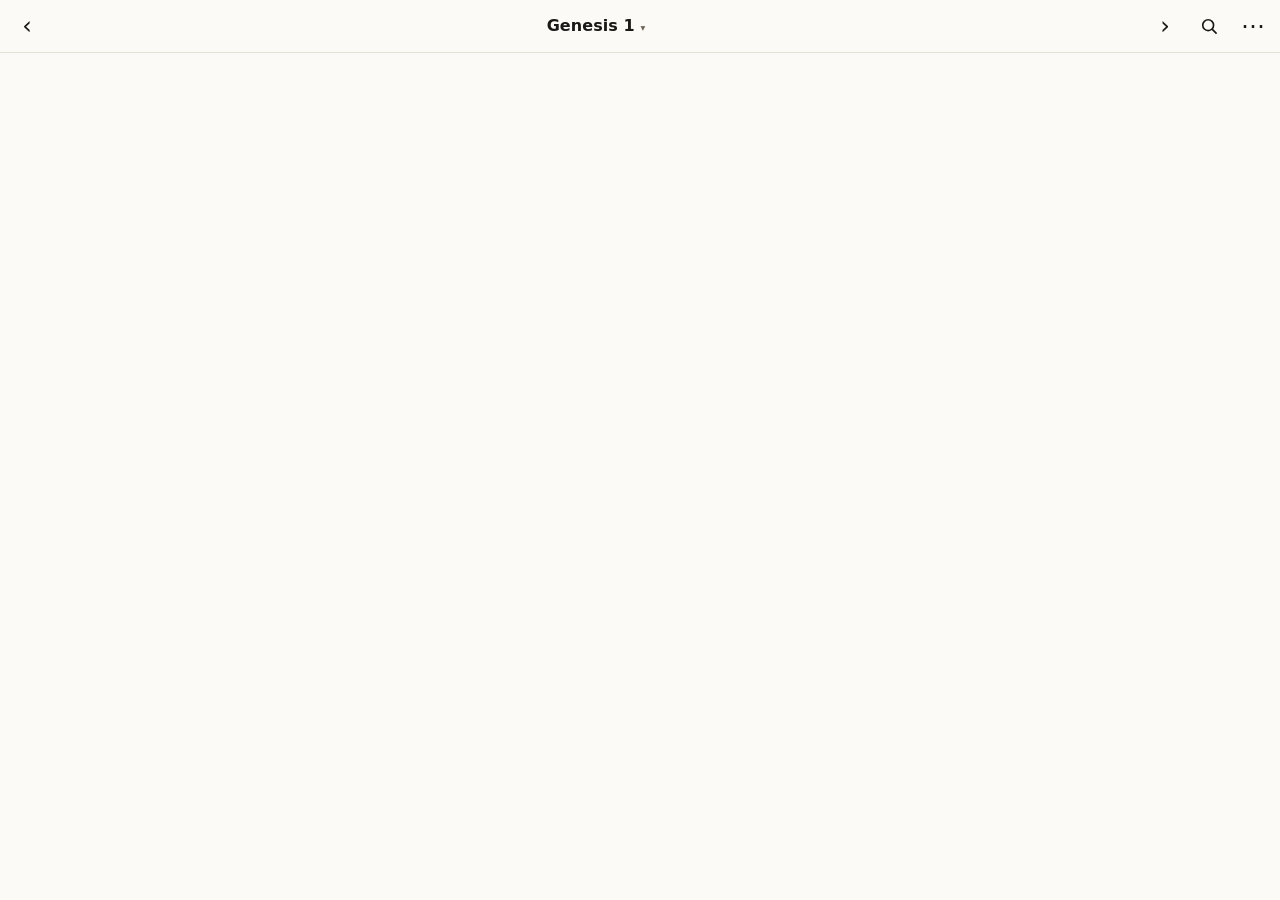
<file: index.html>
<!doctype html>
<html lang="en">
<head>
<meta charset="utf-8">
<title>KJV Reader</title>
<meta name="viewport" content="width=device-width, initial-scale=1">
<meta http-equiv="refresh" content="0; url=web/">
<link rel="canonical" href="web/">
<style>
  html, body { height: 100%; margin: 0; }
  body {
    display: grid;
    place-items: center;
    background: #fbfaf7;
    color: #1b1917;
    font: 16px/1.5 system-ui, -apple-system, "Segoe UI", Roboto, sans-serif;
    text-align: center;
  }
  a { color: #8a5a1e; font-weight: 600; }
</style>
</head>
<body>
<p><a href="web/">Open the KJV Reader</a></p>
</body>
</html>
</file>
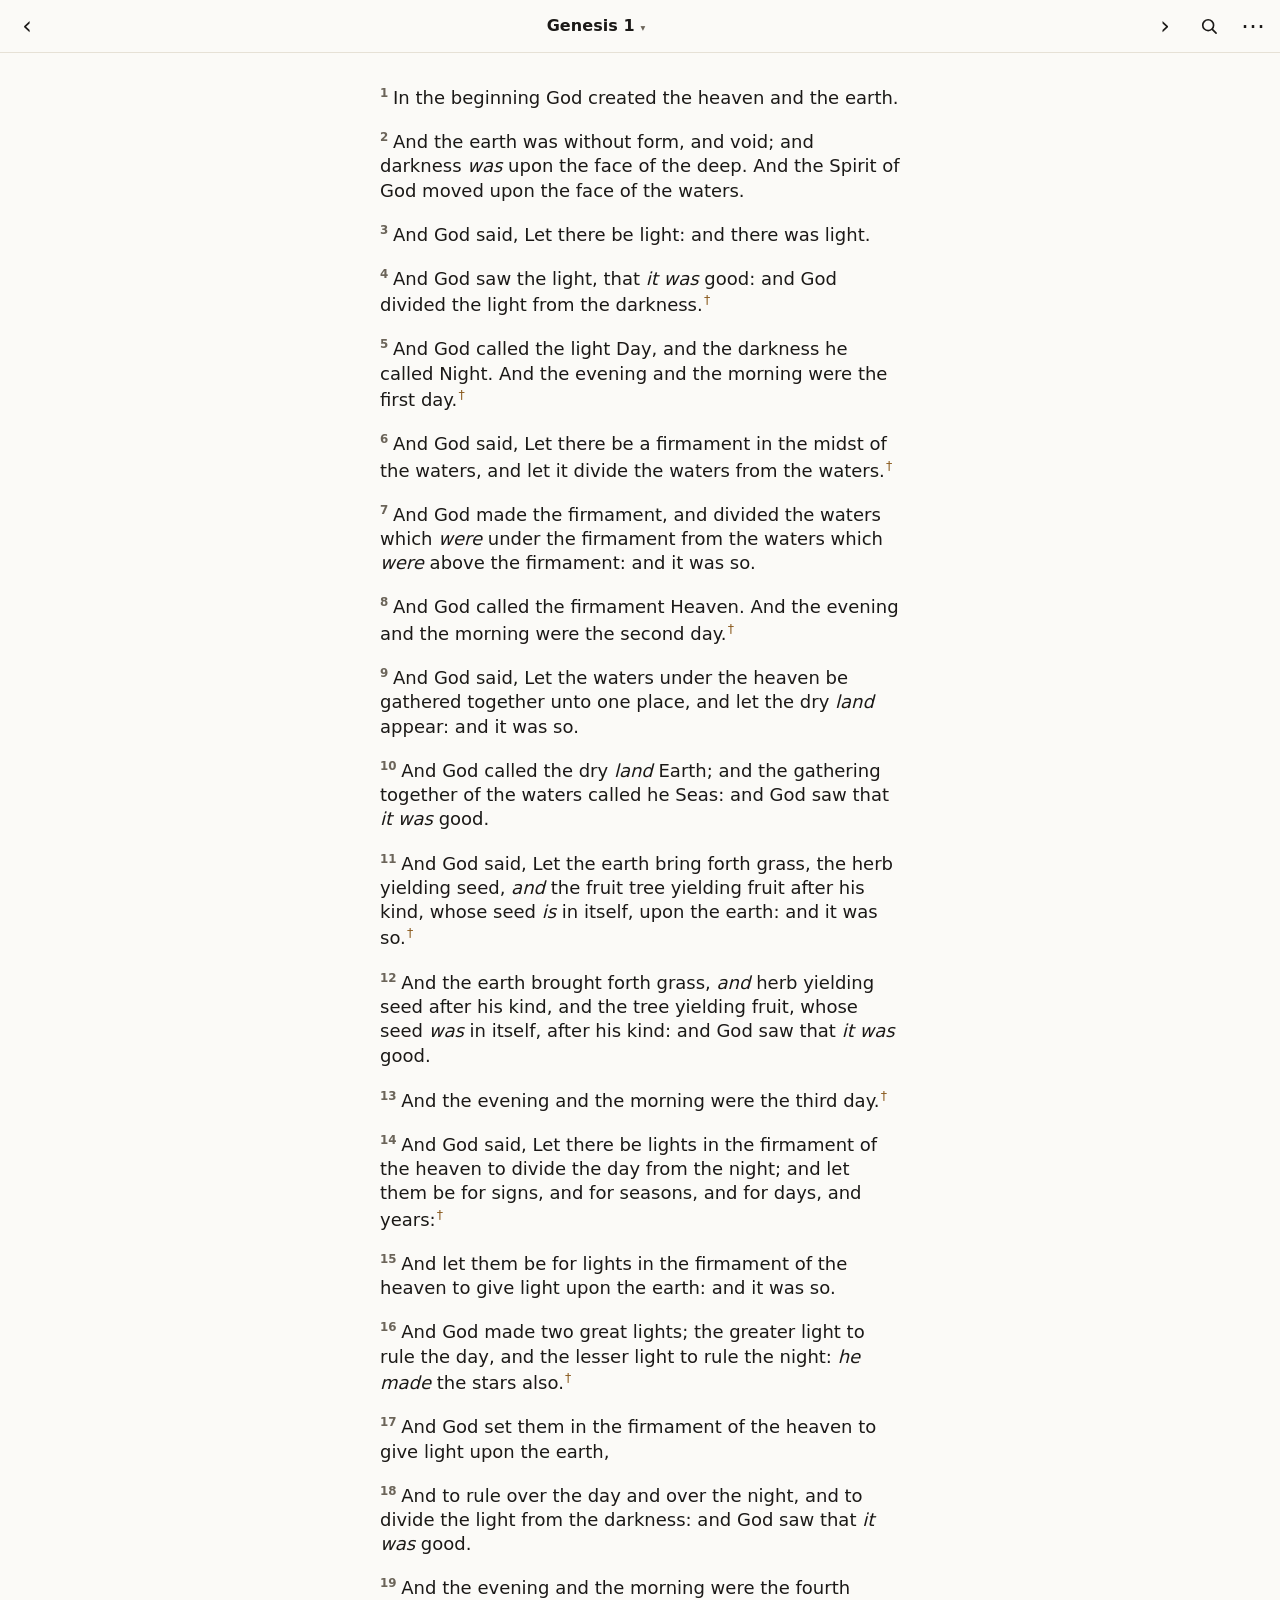
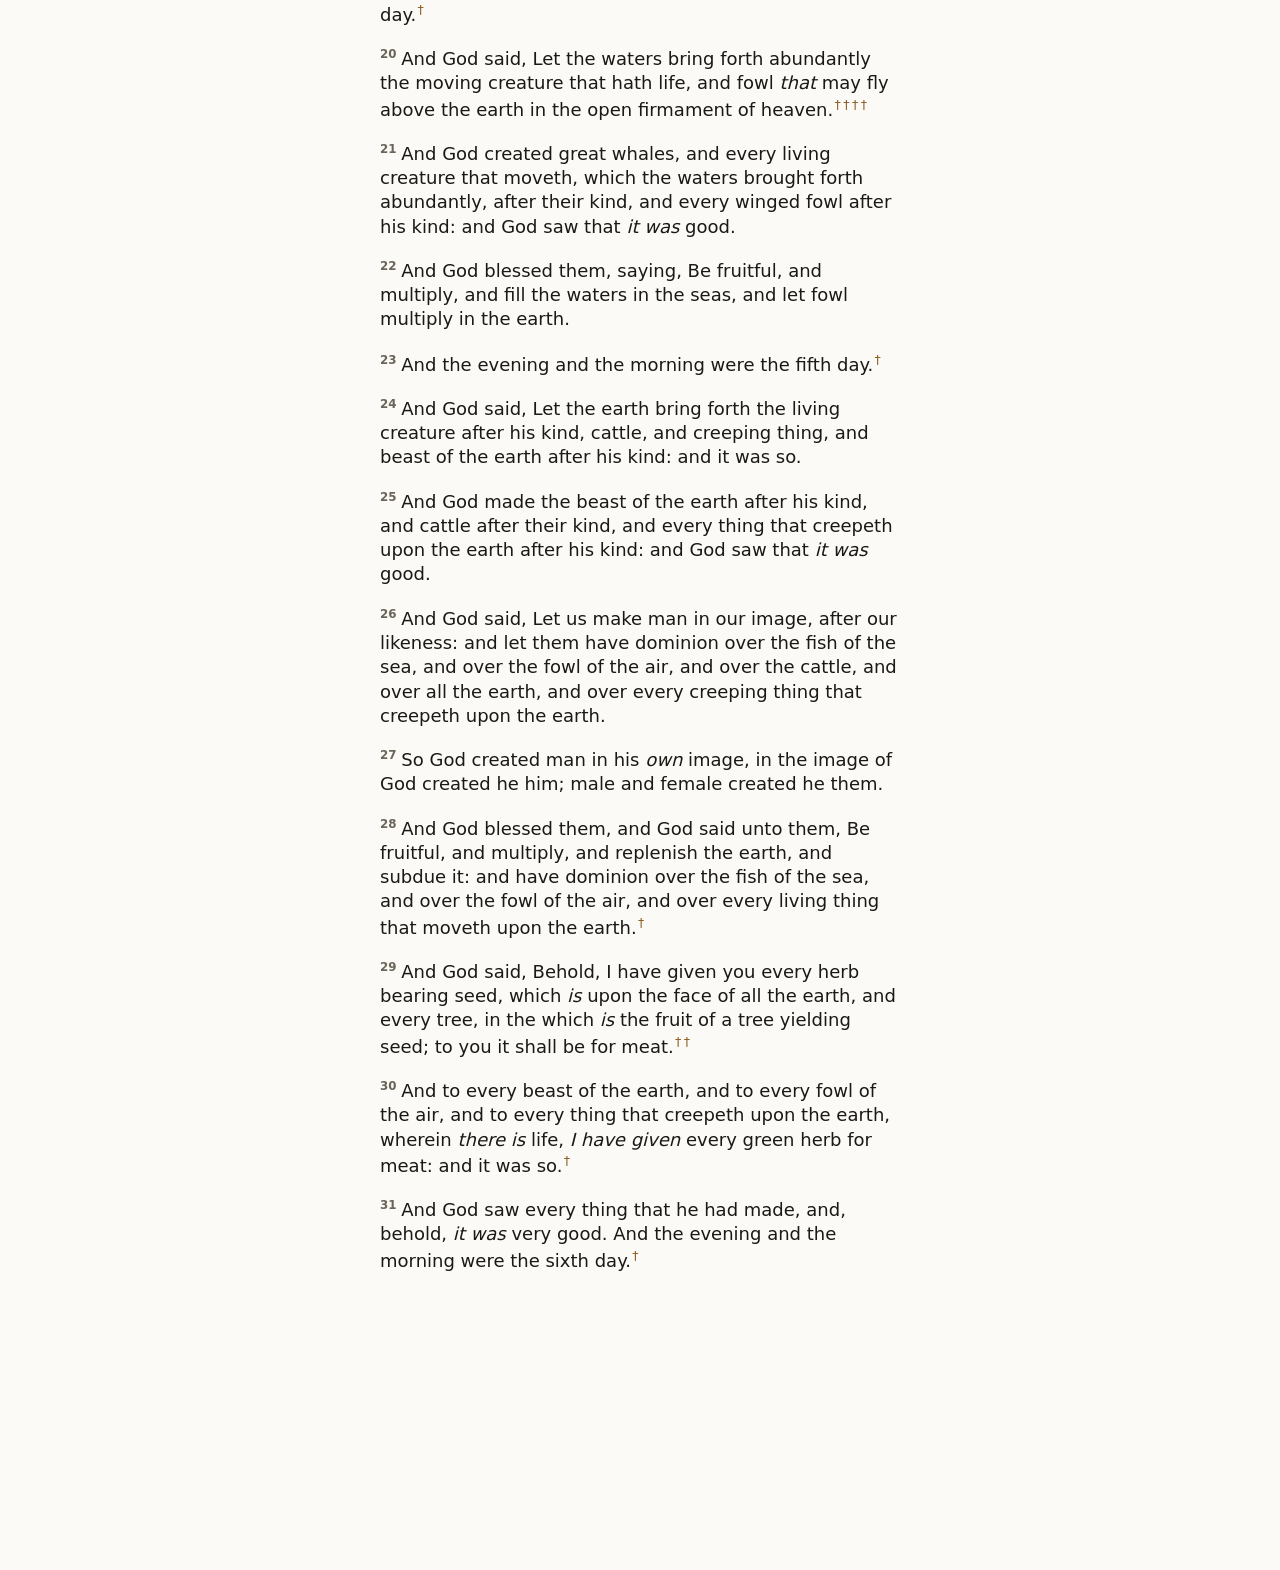
<file: web/index.html>
<!doctype html>
<html lang="en" data-theme="default">
<head>
<meta charset="utf-8">
<meta name="viewport" content="width=device-width, initial-scale=1, viewport-fit=cover">
<title>KJV Reader</title>
<meta name="description" content="An offline King James Bible reader. The text, Strong's dictionary, Webster's 1828 definitions and cross-references are all bundled — no network, no ads, no analytics.">
<meta name="theme-color" content="#fbfaf7" media="(prefers-color-scheme: light)">
<meta name="theme-color" content="#101012" media="(prefers-color-scheme: dark)">
<meta name="apple-mobile-web-app-capable" content="yes">
<meta name="apple-mobile-web-app-title" content="KJV Reader">
<link rel="manifest" href="manifest.webmanifest">
<link rel="icon" href="icon.svg" type="image/svg+xml">
<link rel="apple-touch-icon" href="icon.svg">
<!-- The ?v= stamp is the deploy's identity. GitHub Pages caches files for ten
     minutes and the service worker caches the shell, so without it a fix can sit
     unseen behind two layers of cache. Bump it whenever app.js or style.css
     changes, and bump VERSION in sw.js with it. -->
<link rel="stylesheet" href="style.css?v=5">
</head>
<body>

<header class="bar">
  <button id="prev" class="bar-btn" type="button" aria-label="Previous chapter">&lsaquo;</button>
  <button id="where" class="where" type="button" aria-haspopup="dialog">
    <span id="bookChapter">Genesis 1</span>
  </button>
  <button id="next" class="bar-btn" type="button" aria-label="Next chapter">&rsaquo;</button>
  <button id="search" class="bar-btn" type="button" aria-label="Search">
    <svg viewBox="0 0 24 24" width="20" height="20" aria-hidden="true" fill="none"
         stroke="currentColor" stroke-width="2" stroke-linecap="round">
      <circle cx="11" cy="11" r="6.5"></circle><path d="M16 16l4.5 4.5"></path>
    </svg>
  </button>
  <button id="menu" class="bar-btn" type="button" aria-label="Reading settings">&#8943;</button>
</header>

<main id="content" class="page"></main>

<p id="status" class="status" hidden></p>

<script>
  /* When a newly deployed worker takes over, show the new one straight away
     rather than leaving the reader on the previous build until they reload. */
  if ('serviceWorker' in navigator) {
    let reloaded = false;
    navigator.serviceWorker.addEventListener('controllerchange', () => {
      if (reloaded) return;
      reloaded = true;
      location.reload();
    });
    window.addEventListener('load', () => {
      navigator.serviceWorker.getRegistration().then((registration) => {
        if (registration) registration.update().catch(() => {});
      }).catch(() => {});
    });
  }
</script>
<script src="app.js?v=5" defer></script>
</body>
</html>
</file>
<file: web/style.css>
:root {
  --reading-size: 18px;
  --reading-spacing: 1.35;
  --reading-font: system-ui, -apple-system, "Segoe UI", Roboto, sans-serif;

  --bg: #fbfaf7;
  --text: #1b1917;
  --muted: #6b6459;
  --accent: #8a5a1e;
  --line: #e6e1d6;
  --card: #ffffff;
  --shadow: 0 10px 40px rgba(20, 16, 10, 0.18);

  --hl-yellow: #fdf0b4;
  --hl-green: #d8f0d2;
  --hl-blue: #d5e8f8;
  --hl-red: #f8d9d6;
}

[data-theme="paper"] {
  --bg: #f6f1e6;
  --text: #201c16;
  --muted: #6d6355;
  --line: #e0d8c8;
  --card: #fffdf8;
}

[data-theme="sepia"] {
  --bg: #efe3cd;
  --text: #3a2d1c;
  --muted: #7a6950;
  --accent: #7c4a12;
  --line: #ddcdb0;
  --card: #f8eeda;
}

[data-theme="grey"] {
  --bg: #2a2b2d;
  --text: #dcdcd8;
  --muted: #9a9a96;
  --accent: #d0a25c;
  --line: #3c3e41;
  --card: #34363a;
  --shadow: 0 10px 40px rgba(0, 0, 0, 0.5);
  --hl-yellow: #4a4425;
  --hl-green: #2e4430;
  --hl-blue: #2b3d4d;
  --hl-red: #4a2f2d;
}

[data-theme="night"] {
  --bg: #101012;
  --text: #c9c6c0;
  --muted: #7e7a73;
  --accent: #c79a52;
  --line: #242428;
  --card: #18181b;
  --shadow: 0 10px 40px rgba(0, 0, 0, 0.7);
  --hl-yellow: #3a3520;
  --hl-green: #22331f;
  --hl-blue: #1e2f3c;
  --hl-red: #3a2624;
}

* { box-sizing: border-box; }

html { -webkit-text-size-adjust: 100%; }

body {
  margin: 0;
  background: var(--bg);
  color: var(--text);
  font-family: var(--reading-font);
  font-size: var(--reading-size);
  line-height: var(--reading-spacing);
  padding-bottom: 30vh;
}

/* The bar reads as a page header, not chrome: same paper, one hairline. The
   title is sized off the reading size but capped low, so it reads as a
   running head rather than a headline - it grows with the text only until the
   point where it would start to shout. */
.bar {
  position: sticky;
  top: 0;
  z-index: 20;
  display: flex;
  align-items: center;
  gap: 2px;
  padding: 4px max(6px, env(safe-area-inset-left));
  background: var(--bg);
  border-bottom: 1px solid var(--line);
}

.bar-btn {
  appearance: none;
  border: 0;
  background: transparent;
  color: var(--text);
  font: inherit;
  font-size: 1.5rem;
  line-height: 1;
  width: 42px;
  height: 44px;
  border-radius: 10px;
  cursor: pointer;
  display: grid;
  place-items: center;
}

.bar-btn svg { display: block; }
.bar-btn:active { background: var(--line); }

.where {
  flex: 1;
  appearance: none;
  border: 0;
  background: transparent;
  color: var(--text);
  font: inherit;
  font-size: clamp(16px, calc(var(--reading-size) * 0.8), 22px);
  font-weight: 600;
  letter-spacing: 0.005em;
  padding: 10px 6px;
  border-radius: 10px;
  cursor: pointer;
}

.where::after {
  content: " \25BE";
  color: var(--muted);
  font-size: 0.6em;
  font-weight: 400;
}

.page {
  max-width: 36rem;
  margin: 0 auto;
  padding: 22px 20px 10px;
}

/* pan-y keeps vertical scrolling with the browser and leaves horizontal drags
   to the reader, which is what turns the page. Selection is off on purpose:
   the phone's own copy menu takes the long press that belongs to the word
   lookup, and copy has a button of its own. */
.verse {
  margin: 0 0 0.85em;
  border-radius: 8px;
  cursor: pointer;
  padding: 0.1em 0.25em;
  margin-left: -0.25em;
  margin-right: -0.25em;
  touch-action: pan-y;
  user-select: none;
  -webkit-user-select: none;
  -webkit-touch-callout: none;
  -webkit-tap-highlight-color: transparent;
  transition: background-color 900ms ease;
}

.verse.flash { background: var(--hl-yellow); }

.num {
  font-size: 0.66em;
  font-weight: 600;
  color: var(--muted);
  vertical-align: super;
  margin-right: 0.4em;
  user-select: none;
}

.verse.has-note .num::after {
  content: "\2022";
  color: var(--accent);
  margin-left: 0.35em;
}

sup.fn {
  color: var(--accent);
  font-size: 0.7em;
  cursor: pointer;
  padding: 0 0.1em;
  user-select: none;
}

body.no-italics i { font-style: normal; }
body.no-footnotes sup.fn { display: none; }

.hl-yellow { background: var(--hl-yellow); }
.hl-green { background: var(--hl-green); }
.hl-blue { background: var(--hl-blue); }
.hl-red { background: var(--hl-red); }

.empty { color: var(--muted); text-align: center; margin-top: 4rem; }

/* A turn should look like a turn: one short lurch in the direction of travel. */
@keyframes turn-next {
  from { opacity: 0; transform: translateX(22px); }
  to { opacity: 1; transform: none; }
}

@keyframes turn-prev {
  from { opacity: 0; transform: translateX(-22px); }
  to { opacity: 1; transform: none; }
}

.page.turn-next { animation: turn-next 160ms ease-out; }
.page.turn-prev { animation: turn-prev 160ms ease-out; }

@media (prefers-reduced-motion: reduce) {
  .page.turn-next, .page.turn-prev { animation: none; }
}

.status {
  position: fixed;
  left: 50%;
  bottom: 18px;
  transform: translateX(-50%);
  max-width: min(36rem, 92vw);
  background: var(--card);
  color: var(--text);
  border: 1px solid var(--line);
  border-left: 4px solid var(--accent);
  border-radius: 10px;
  padding: 12px 14px;
  font-size: 0.82rem;
  line-height: 1.5;
  box-shadow: var(--shadow);
  z-index: 60;
}

/* --------------------------------------------------------------- sheets */

.sheet-backdrop {
  position: fixed;
  inset: 0;
  z-index: 40;
  display: flex;
  align-items: flex-end;
  justify-content: center;
  background: rgba(10, 8, 5, 0);
  transition: background 160ms ease;
}

.sheet-backdrop.open { background: rgba(10, 8, 5, 0.42); }

.sheet {
  width: min(38rem, 100%);
  max-height: 82vh;
  display: flex;
  flex-direction: column;
  background: var(--card);
  color: var(--text);
  border-radius: 18px 18px 0 0;
  box-shadow: var(--shadow);
  transform: translateY(100%);
  transition: transform 180ms cubic-bezier(0.2, 0.8, 0.2, 1);
  padding-bottom: env(safe-area-inset-bottom);
}

.sheet.tall { max-height: 90vh; }
.sheet-backdrop.open .sheet { transform: translateY(0); }

.sheet-head {
  display: flex;
  align-items: center;
  justify-content: space-between;
  gap: 12px;
  padding: 14px 18px 10px;
  border-bottom: 1px solid var(--line);
}

.sheet-head h2 {
  margin: 0;
  font-size: clamp(17px, calc(var(--reading-size) * 1), 32px);
  font-weight: 700;
  letter-spacing: 0.01em;
}

/* The header's tools sit together on the right: an optional action, then Done. */
.sheet-tools { display: flex; align-items: center; gap: 2px; flex: none; }

.icon-btn {
  appearance: none;
  border: 0;
  background: transparent;
  color: var(--accent);
  width: 40px;
  height: 40px;
  border-radius: 10px;
  display: grid;
  place-items: center;
  cursor: pointer;
  touch-action: manipulation;
  -webkit-tap-highlight-color: transparent;
}

.icon-btn:active { background: var(--line); }

.sheet-body {
  overflow-y: auto;
  -webkit-overflow-scrolling: touch;
  padding: 14px 18px 22px;
  font-size: 0.95rem;
  line-height: 1.5;
}

.sheet-body h3 {
  margin: 18px 0 6px;
  font-size: 0.72rem;
  letter-spacing: 0.08em;
  color: var(--accent);
  font-weight: 700;
}

.sheet-body h3:first-child { margin-top: 0; }

.link {
  appearance: none;
  border: 0;
  background: transparent;
  color: var(--accent);
  font: inherit;
  font-size: 0.9rem;
  font-weight: 700;
  padding: 8px 6px;
  cursor: pointer;
}

.entry { margin: 0 0 8px; }
.muted { color: var(--muted); }
.credit { color: var(--muted); font-size: 0.72rem; margin: 6px 0 0; }

.ws-head { display: flex; align-items: baseline; justify-content: space-between; gap: 10px; }
.ws-word {
  font-size: clamp(20px, calc(var(--reading-size) * 1.3), 38px);
  font-weight: 700;
  line-height: 1.2;
}
.ws-ref { color: var(--muted); font-size: 0.8rem; }
.ws-original { font-size: 1.9rem; line-height: 1.2; }
.ws-translit { color: var(--muted); font-style: italic; font-size: 0.95rem; }

/* ------------------------------------------------------------- controls */

.swatches { display: flex; gap: 10px; padding: 4px 0 2px; }

.swatch {
  width: 40px;
  height: 40px;
  border-radius: 50%;
  border: 1px solid var(--line);
  cursor: pointer;
  appearance: none;
}

.swatch.none {
  background:
    linear-gradient(to top right, transparent 46%, var(--muted) 46%, var(--muted) 54%, transparent 54%),
    var(--bg);
}

.swatch.yellow { background: var(--hl-yellow); }
.swatch.green { background: var(--hl-green); }
.swatch.blue { background: var(--hl-blue); }
.swatch.red { background: var(--hl-red); }

.swatch.active { outline: 2px solid var(--accent); outline-offset: 2px; }

.theme-row { display: flex; gap: 12px; padding: 6px 0 2px; }

.theme-dot {
  width: 42px;
  height: 42px;
  border-radius: 50%;
  border: 1px solid var(--line);
  cursor: pointer;
  appearance: none;
  box-shadow: inset 0 0 0 1px rgba(0, 0, 0, 0.06);
}

.theme-dot.active { outline: 2px solid var(--accent); outline-offset: 2px; }

.note-input {
  width: 100%;
  font: inherit;
  font-size: 0.95rem;
  color: var(--text);
  background: var(--bg);
  border: 1px solid var(--line);
  border-radius: 10px;
  padding: 10px 12px;
  resize: vertical;
}

button.wide {
  display: block;
  width: 100%;
  margin-top: 10px;
  padding: 12px 14px;
  font: inherit;
  font-size: 0.95rem;
  font-weight: 600;
  color: var(--bg);
  background: var(--accent);
  border: 0;
  border-radius: 10px;
  cursor: pointer;
}

button.wide.subtle {
  color: var(--accent);
  background: transparent;
  border: 1px solid var(--line);
}

button.wide[disabled] { opacity: 0.6; }

/* -------------------------------------------------------------- pickers */

.tabs { display: flex; gap: 8px; margin-bottom: 4px; }

.tab {
  appearance: none;
  border: 1px solid var(--line);
  background: transparent;
  color: var(--muted);
  font: inherit;
  font-size: 0.7rem;
  letter-spacing: 0.07em;
  font-weight: 700;
  padding: 8px 12px;
  border-radius: 999px;
  cursor: pointer;
}

.tab.active {
  color: var(--bg);
  background: var(--accent);
  border-color: var(--accent);
}

.book-list { display: flex; flex-direction: column; }

/* A group heading is a divider, not a title: it sits in the same 4px gutter as
   the book names it introduces, and every one of them looks the same - the
   first used to lose its top margin and sit on the tabs. */
.book-list .group {
  margin: 24px 0 0;
  padding: 0 4px 7px;
  font-size: 0.66rem;
  letter-spacing: 0.1em;
  font-weight: 700;
  color: var(--muted);
  border-bottom: 1px solid var(--line);
}

.book-list .group:first-child { margin-top: 10px; }

.book {
  appearance: none;
  border: 0;
  border-bottom: 1px solid var(--line);
  background: transparent;
  color: var(--text);
  font: inherit;
  text-align: left;
  padding: 13px 4px;
  cursor: pointer;
}

.book.current { color: var(--accent); font-weight: 700; }

.chapter-grid {
  display: grid;
  grid-template-columns: repeat(auto-fill, minmax(52px, 1fr));
  gap: 8px;
}

.chapter {
  appearance: none;
  border: 1px solid var(--line);
  background: var(--bg);
  color: var(--text);
  font: inherit;
  font-size: 0.9rem;
  padding: 10px 0;
  border-radius: 8px;
  cursor: pointer;
}

.chapter.current {
  color: var(--bg);
  background: var(--accent);
  border-color: var(--accent);
  font-weight: 700;
}

/* --------------------------------------------------------------- search */

.search-input {
  width: 100%;
  font: inherit;
  font-size: 1rem;
  color: var(--text);
  background: var(--bg);
  border: 1px solid var(--line);
  border-radius: 10px;
  padding: 12px 14px;
  margin-bottom: 10px;
}

.results {
  display: flex;
  flex-direction: column;
  gap: 2px;
  margin-top: 6px;
}

.result {
  appearance: none;
  border: 0;
  border-bottom: 1px solid var(--line);
  background: transparent;
  color: var(--text);
  font: inherit;
  text-align: left;
  padding: 11px 2px;
  cursor: pointer;
  display: flex;
  flex-direction: column;
  gap: 3px;
}

.result .ref { font-weight: 700; font-size: 0.85rem; color: var(--accent); }
.result .snip { font-size: 0.86rem; line-height: 1.45; color: var(--text); }
.result .snip:empty { display: none; }
.result .snip::before { content: "\201C"; }
.result .snip::after { content: "\201D"; }

/* ------------------------------------------------------------- settings */

.row {
  display: flex;
  align-items: center;
  justify-content: space-between;
  gap: 12px;
  margin: 18px 0 6px;
  font-size: 0.92rem;
  color: var(--text);
}

.row output { color: var(--muted); font-variant-numeric: tabular-nums; }
.row.toggle { margin: 14px 0; }

input[type="range"] {
  width: 100%;
  accent-color: var(--accent);
}

select {
  font: inherit;
  font-size: 0.9rem;
  color: var(--text);
  background: var(--bg);
  border: 1px solid var(--line);
  border-radius: 8px;
  padding: 8px 10px;
}

input[type="checkbox"] {
  width: 20px;
  height: 20px;
  accent-color: var(--accent);
}

@media (min-width: 34rem) {
  .page { padding: 30px 28px 10px; }
  .sheet { border-radius: 18px; margin-bottom: 24px; }
}
</file>
